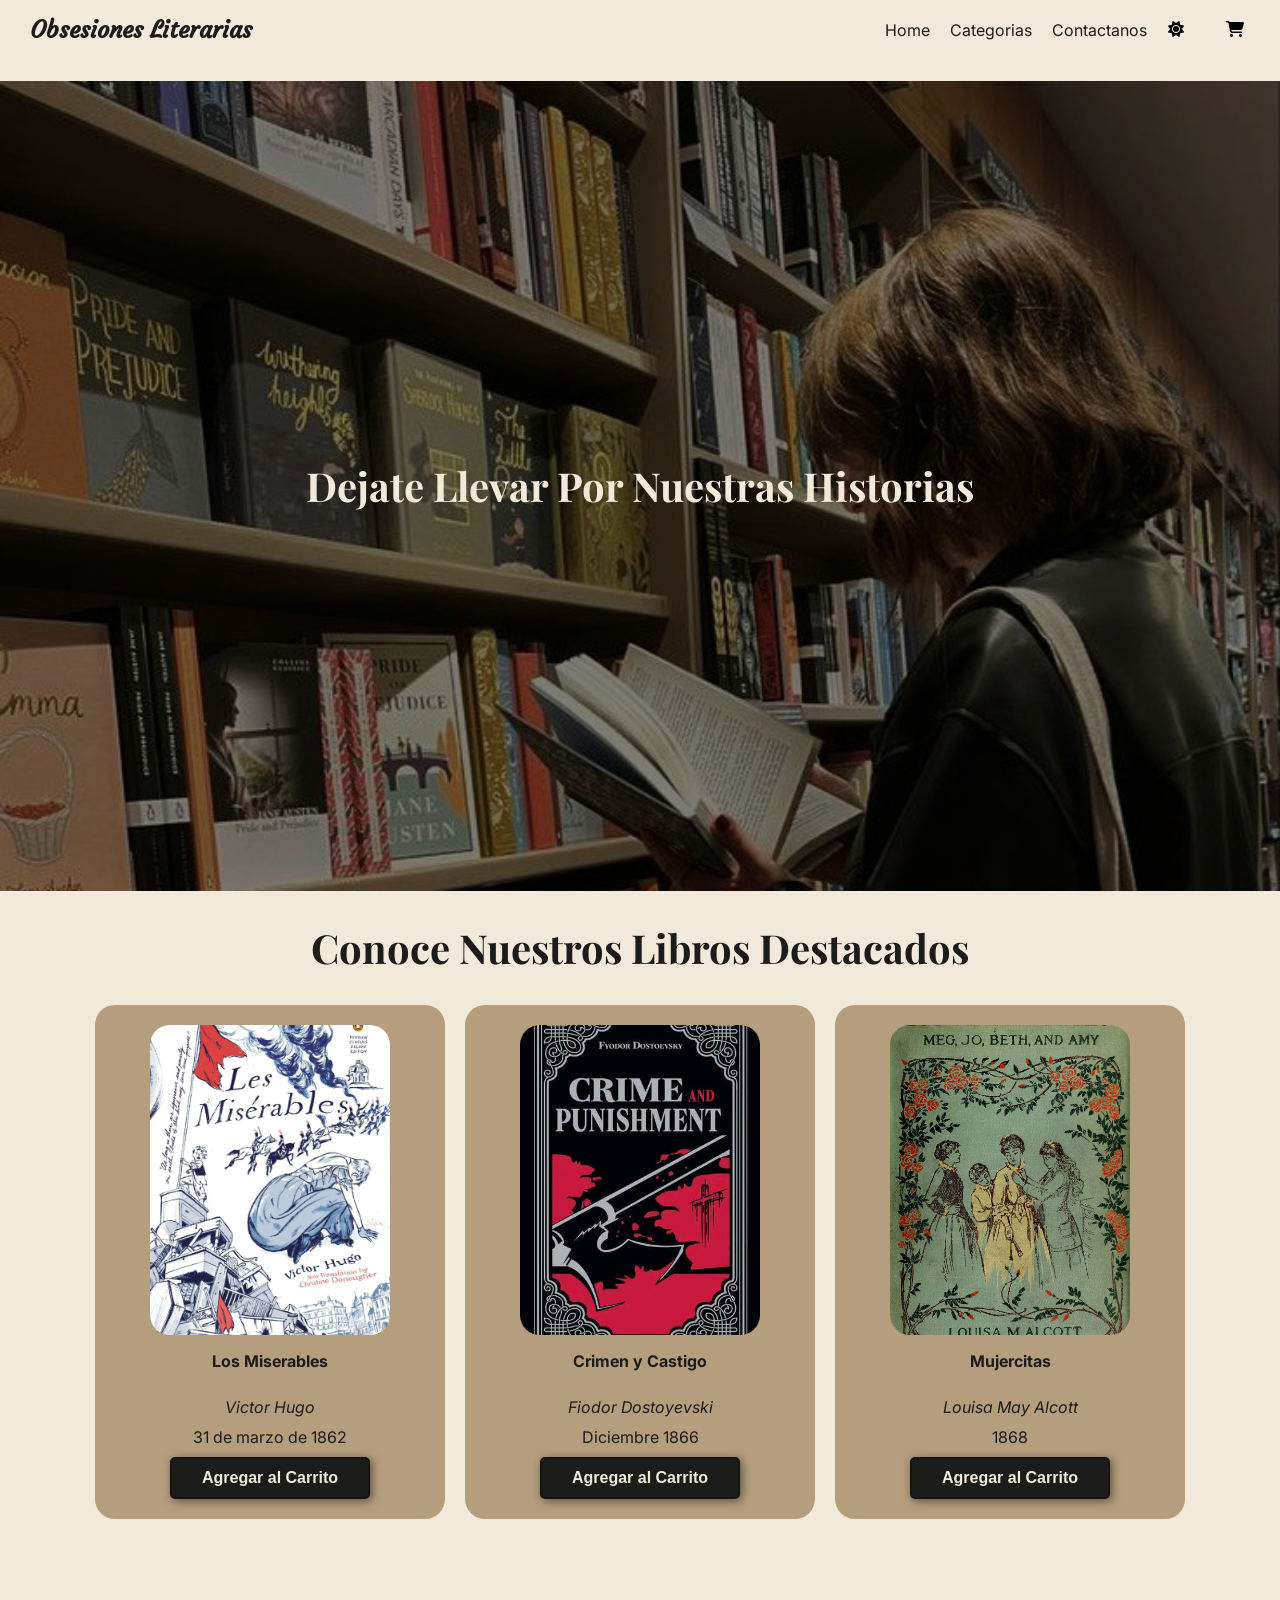
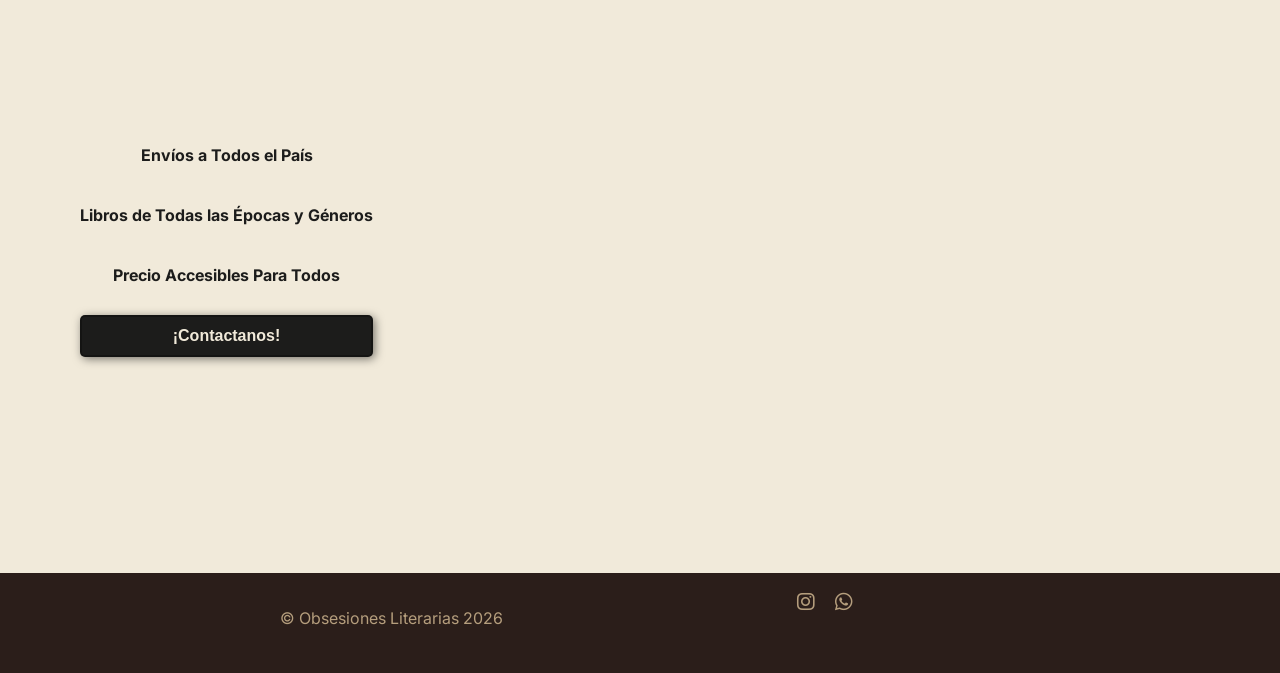
<file: index.html>
<!DOCTYPE html>
<html lang="es">
<head>
    <meta charset="UTF-8">
    <link rel="stylesheet" href="https://cdnjs.cloudflare.com/ajax/libs/font-awesome/6.5.0/css/all.min.css">
    <meta name="viewport" content="width=device-width, initial-scale=1.0">
    <link rel="stylesheet" href="css/styles.css">
    <link rel="stylesheet" href="css/layout.css">
    <link rel="stylesheet" href="css/componentes.css">
    <link rel="stylesheet" href="css/paginasEstilos/index.css">
    <link rel="icon" href="images/icn.jpg">
    <title>Obsesiones Literarias</title>
</head>
<body>
    <header>
        <div>
            <h1 class="logo">Obsesiones Literarias</h1>
        </div>
        <nav>
            <div class="nav-links">
                <a href="#">Home</a>
                <a href="paginas/categorias.html">Categorias</a>
                <a href="paginas/contacto.html">Contactanos</a>
            </div>
            <div class="nav-butones">
                <button class="theme">
                    <i class="fa-solid fa-sun changeTheme"></i>
                </button>
                <button class="carrito-principal">
                    <i class="fa-solid fa-cart-shopping"></i>
                </button>
            </div>
        </nav>
    </header>
    <section class="hero">
        <h2>Dejate Llevar Por Nuestras Historias</h2>
    </section>
    <main class="libros-destacados">
        <div class="titulo-contenedor">
            <h2>Conoce Nuestros Libros Destacados</h2>
        </div>
        <div class="container">
            <div class="item">
                <img src="images/libro1.jpg" alt="">
                <p><strong>Los Miserables</strong></p>
                <ul>
                    <li><em>Victor Hugo</em></li>
                    <li>31 de marzo de 1862</li>
                </ul>
                <button class="btn-agregarCarrito btn-generico">Agregar al Carrito</button>
            </div>
            <div class="item">
                <img src="images/libro2.jpg" alt="">
                <p><strong>Crimen y Castigo</strong></p>
                <ul>
                    <li><em>Fiodor Dostoyevski</em></li>
                    <li>Diciembre 1866</li>
                </ul>
                <button class="btn-agregarCarrito btn-generico">Agregar al Carrito</button>
            </div>
            <div class="item">
                <img src="images/libro3.jpg" alt="">
                <p><strong>Mujercitas</strong></p>
                <ul>
                    <li><em>Louisa May Alcott</em></li>
                    <li>1868</li>
                </ul>
                <button class="btn-agregarCarrito btn-generico">Agregar al Carrito</button>
            </div>
        </div>
    </section>
    <section class="caracteristicas">
        <div class="container">
            <ul>
                <li>Envíos a Todos el País</li>
                <li>Libros de Todas las Épocas y Géneros</li>
                <li>Precio Accesibles Para Todos</li>
                <button class="btn-generico">¡Contactanos!</button>
            </ul>
            <div class="direccion">
                <iframe src="https://www.google.com/maps/embed?pb=!1m17!1m12!1m3!1d3896.049672203198!2d-86.87049322493237!3d12.446411387822842!2m3!1f0!2f0!3f0!3m2!1i1024!2i768!4f13.1!3m2!1m1!2zMTLCsDI2JzQ3LjEiTiA4NsKwNTInMDQuNSJX!5e0!3m2!1ses!2sni!4v1775497741175!5m2!1ses!2sni" width="600" height="450" style="border:0;" allowfullscreen="" loading="lazy" referrerpolicy="no-referrer-when-downgrade"></iframe>
            </div>
        </div>
    </section>
    <footer>
        <div class="container">
            <p>&copy; Obsesiones Literarias 2026</p>
            <div class="social-media">
                <a href="https://www.instagram.com/obse.sionesliterarias/" target="_blank">
                    <i class="fa-brands fa-instagram"></i>
                </a>
                <a href="https://wa.link/xs16t9" target="_blank">
                    <i class="fa-brands fa-whatsapp"></i>
                </a>
            </div>
        </div>
    </footer>
    <script src="js/script.js" defer></script>
</body>
</html>
</file>
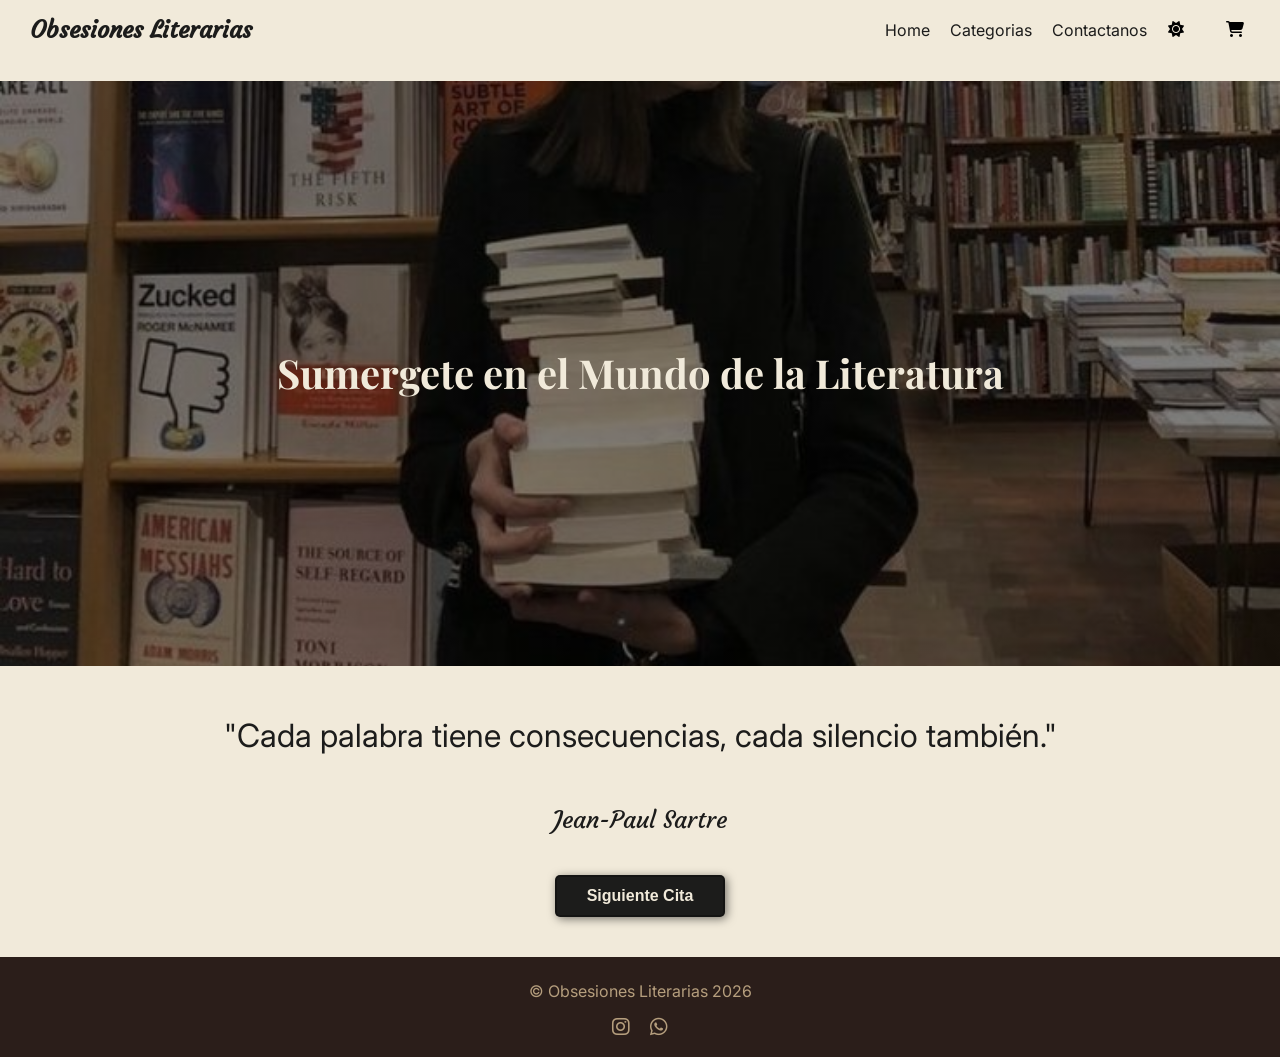
<file: paginas/categorias.html>
<!DOCTYPE html>
<html lang="es">
<head>
    <meta charset="UTF-8">
    <link rel="stylesheet" href="https://cdnjs.cloudflare.com/ajax/libs/font-awesome/6.5.0/css/all.min.css">
    <meta name="viewport" content="width=device-width, initial-scale=1.0">
    <link rel="stylesheet" href="../css/styles.css">
    <link rel="stylesheet" href="../css/layout.css">
    <link rel="stylesheet" href="../css/componentes.css">
    <link rel="stylesheet" href="../css/paginasEstilos/categorias.css">
    <link rel="icon" href="../images/icn.jpg">
    <title>Categorías</title>
</head>
<body>
    <header>
        <div>
            <h1 class="logo">Obsesiones Literarias</h1>
        </div>
        <nav>
            <div class="nav-links">
                <a href="../index.html">Home</a>
                <a href="#">Categorias</a>
                <a href="contacto.html">Contactanos</a>
            </div>
            <div class="nav-butones">
                <button class="theme">
                    <i class="fa-solid fa-sun changeTheme"></i>
                </button>
                <button class="carrito-principal">
                    <i class="fa-solid fa-cart-shopping"></i>
                </button>
            </div>
        </nav>
    </header>
    <section class="hero">
        <h2>Sumergete en el Mundo de la Literatura</h2>
    </section>
    <section class="frases-contenedor contenido-centrado">
        <div class="contenedor-interno contenido-centrado">
            <p id="cita" class="contenido-centrado"></p>
            <p id="autor" class="contenido-centrado"></p>
            <button type="button" id="boton-cambiar-cita" class="btn-generico">Siguiente Cita</button>
        </div>
    </section>
    <footer>
        <div class="container">
            <p>&copy; Obsesiones Literarias 2026</p>
            <div class="social-media">
                <a href="https://www.instagram.com/obse.sionesliterarias/" target="_blank">
                    <i class="fa-brands fa-instagram"></i>
                </a>
                <a href="https://wa.link/xs16t9" target="_blank">
                    <i class="fa-brands fa-whatsapp"></i>
                </a>
            </div>
        </div>
    </footer>
    <script src="../js/script.js" defer></script>
    <script src="../js/citas.js" defer></script>
</body>
</html>
</file>
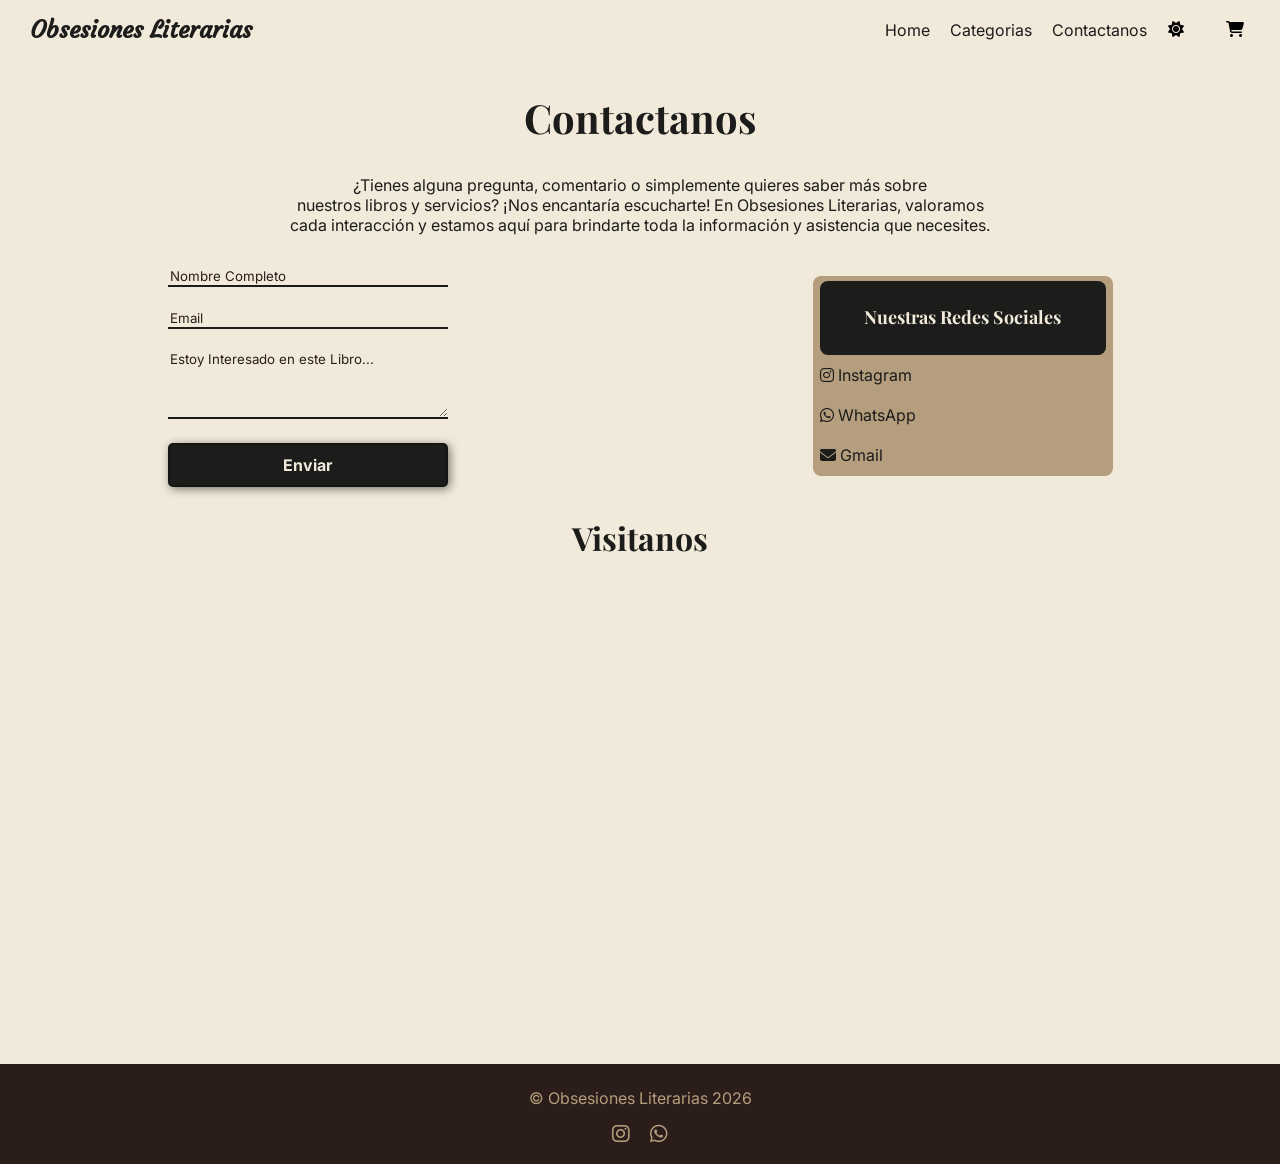
<file: paginas/contacto.html>
<!DOCTYPE html>
<html lang="es">
<head>
    <meta charset="UTF-8">
    <meta name="viewport" content="width=device-width, initial-scale=1.0">
    <link rel="stylesheet" href="https://cdnjs.cloudflare.com/ajax/libs/font-awesome/6.5.0/css/all.min.css">
    <link rel="icon" href="../images/icn.jpg">
    <link rel="stylesheet" href="../css/styles.css">
    <link rel="stylesheet" href="../css/layout.css">
    <link rel="stylesheet" href="../css/componentes.css">
    <link rel="stylesheet" href="../css/paginasEstilos/contacto.css">
    <title>Contactanos</title>
</head>
<body>
    <header>
        <div>
            <h1 class="logo">Obsesiones Literarias</h1>
        </div>
        <nav>
            <div class="nav-links">
                <a href="../index.html">Home</a>
                <a href="categorias.html">Categorias</a>
                <a href="#">Contactanos</a>
            </div>
            <div class="nav-butones">
                <button class="theme">
                    <i class="fa-solid fa-sun changeTheme"></i>
                </button>
                <button class="carrito-principal">
                    <i class="fa-solid fa-cart-shopping"></i>
                </button>
            </div>
        </nav>
    </header>
    <section class="bienvenida-contenedor">
        <h2>Contactanos</h2>
    </section>
    <section class="descripcion-bienvenida">
        <p>
            ¿Tienes alguna pregunta, comentario o simplemente quieres saber más sobre <br>
            nuestros libros y servicios? ¡Nos encantaría escucharte! En Obsesiones Literarias, valoramos <br>
            cada interacción y estamos aquí para brindarte toda la información y asistencia que necesites. <br>
        </p>
        <!--<p>
            Nuestro equipo dedicado está listo para ayudarte en cualquier consulta que puedas <br>
            tener. No dudes en ponerte en contacto con nosotros a través de cualquiera de los <br>
            siguientes medios. Estamos ansiosos por saber de ti y compartir la magia de la lectura con tu familia.
        </p>-->
    </section>
    <main>
        <div class="left-side">
            <form action="#">
                <!--<label for="nombre">Nombre Completo</label> <br>-->
                <input type="text" id="nombre" name="nombre" required placeholder="Nombre Completo"><br><br>
                <!--<label for="email">Email</label><br>-->
                <input type="email" id="email" name="email" required placeholder="Email"><br><br>
                <!--<label for="message">Mensaje</label><br>-->
                <textarea id="message" name="message" rows="4" cols="30" placeholder="Estoy Interesado en este Libro..."></textarea><br><br>
                <input type="submit" value="Enviar" class="btn-generico enviar-from">
            </form>
        </div>
        <div class="right-side item">
            <div class="nuestras-redes">
                <h3>Nuestras Redes Sociales</h3>
            </div>
            <div class="socialmedia-contenedor">
                <a class="socialMedia-enlace" href="https://www.instagram.com/obse.sionesliterarias/" target="_blank">
                    <i class="fa-brands fa-instagram"></i>
                    Instagram
                </a>
                <a class="socialMedia-enlace" href="https://www.instagram.com/obse.sionesliterarias/" target="_blank">
                    <i class="fa-brands fa-whatsapp"></i>
                    WhatsApp
                </a>
                <a class="socialMedia-enlace" href="mailto:luisjorgeantonhernandez@gmail.com">
                    <i class="fa-solid fa-envelope"></i>
                    Gmail
                </a>
            </div>
        </div>
    </main>
    <section class="visitanos-contenedor">
        <h3>Visitanos</h3>
        <iframe class="ubicacion" src="https://www.google.com/maps/embed?pb=!1m17!1m12!1m3!1d3896.049672203198!2d-86.87049322493237!3d12.446411387822842!2m3!1f0!2f0!3f0!3m2!1i1024!2i768!4f13.1!3m2!1m1!2zMTLCsDI2JzQ3LjEiTiA4NsKwNTInMDQuNSJX!5e0!3m2!1ses!2sni!4v1775497741175!5m2!1ses!2sni" width="1000" height="450" style="border:0;" allowfullscreen="" loading="lazy" referrerpolicy="no-referrer-when-downgrade"></iframe>
    </section>
    <footer>
        <div class="container">
            <p>&copy; Obsesiones Literarias 2026</p>
            <div class="social-media">
                <a href="https://www.instagram.com/obse.sionesliterarias/" target="_blank">
                    <i class="fa-brands fa-instagram"></i>
                </a>
                <a href="https://wa.link/xs16t9" target="_blank">
                    <i class="fa-brands fa-whatsapp"></i>
                </a>
            </div>
        </div>
    </footer>
    <script src="../js/script.js" defer></script>
</body>
</html>
</file>
<file: css/styles.css>
@import url('https://fonts.googleapis.com/css2?family=Courgette&family=Inter:ital,opsz,wght@0,14..32,100..900;1,14..32,100..900&family=Playfair+Display:ital,wght@0,400..900;1,400..900&display=swap');
:root {
    /**Escala Fuentes*/
    --fs-muyPequeño: 0.75rem;   /* 12px */
    --fs-pequeño: 0.875rem;  /* 14px */
    --fs-base: 1rem;    /* 16px */
    --fs-medio: 1.125rem;  /* 18px */
    --fs-lg: 1.25rem;   /* 20px */
    --fs-xl: 1.5rem;    /* 24px */
    --fs-2xl: 2rem;     /* 32px */
    --fs-3xl: 2.5rem;   /* 40px */
    --fs-4xl: 3rem;     /* 48px */
    /**Familia de Fuentes*/
    --titulos-fuente: 'Playfair Display', serif;
    --parrafos-fuente: 'Inter', sans-serif;
    --cursiva-fuentes: 'Courgette', cursive;
    /**Colores*/
    --color-claro: #F1EADA;
    --color-oscuro: #1C1C1B;
    --color-chocolate: #2B1E1A;
    --color-chocolate-claro: #B59E7D;
    --color-claro-hover: #E2D8C3;
    --color-oscuro-hover: #2A2A29;
    --color-bg: var(--color-claro);
    --color-text: var(--color-oscuro);
    --overlay: rgba(0,0,0,0.5);
}
/**estilos generales*/
*, *::before, *::after {
    box-sizing: border-box;
}

html{
    scroll-behavior: smooth;
}

body{
    font-family: var(--parrafos-fuente);
    color: var(--color-text);
    background-color: var(--color-bg);
    margin: 0;
    padding: 0;
}
h1, h2, h3, h4 {
    font-family: var(--titulos-fuente);
    color: var(--color-text);
    line-height: 1.2;
}
.container{
    max-width: 1400px;
    margin: auto;
}
h1{ font-size: var(--fs-4xl);}
h2{ font-size: var(--fs-3xl);}
h3{ font-size: var(--fs-2xl);}
h4{ font-size: var(--fs-xl);}
p{ font-size: var(--fs-base);}
a{
    font-size: var(--fs-base);
    text-decoration: none;
    color: var(--color-text);
    cursor: pointer;
    transition: color 0.2s ease;
}
a:hover,
a:focus{
    color: var(--color-chocolate);
}
ul{
    list-style: none;
    padding: 0;
    margin: 0;
    text-align: center;
}
li{
    font-size: var(--fs-base);
    margin: 10px 0;
}
input,textarea {
    border: none;
    outline: none;
    background: none;
    border-bottom: 2px solid var(--color-text);
    font-family: var(--parrafos-fuente);
    color: var(--color-chocolate);
    width: 280px;
}
input::placeholder,
textarea::placeholder {
    color: var(--color-chocolate);
}
/*.btn-generico{
    font-size: var(--fs-base);
    font-weight: bold;
    padding: 10px 30px;
    border-radius: 5px;
    border: 2px solid rgba(0,0,0,0.3);
    box-shadow: 2px 2px 10px rgba(0,0,0,0.5);
    color: var(--color-claro);
    background-color: var(--color-oscuro);
}
.btn-generico:hover{
    background-color: var(--color-oscuro-hover);
}*/
/**DARK MODE*/
.dark-mode {
    --color-bg: var(--color-oscuro);
    --color-text: var(--color-claro);
    --overlay: rgba(0,0,0,0.7);
}
.dark-mode .item {
    background-color: #242423;
    box-shadow: 0 4px 15px rgba(0,0,0,0.6);
}
.dark-mode .item:hover{
    box-shadow: 0 8px 20px rgba(0,0,0,0.8);
}
.dark-mode .btn-generico {
    background-color: var(--color-chocolate-claro);
    color: var(--color-oscuro);
    border: none;
}
.dark-mode .btn-generico:hover{
    background-color: var(--color-claro-hover);
}
.dark-mode .carrito-principal{
    color: var(--color-claro);
}
.dark-mode a:hover,
.dark-mode a:focus{
    color: var(--color-chocolate-claro);
}
.dark-mode input::placeholder,
.dark-mode textarea::placeholder {
    color: var(--color-chocolate-claro);
}
.dark-mode input,
.dark-mode textarea{
    color: var(--color-chocolate-claro);;
}


/**DESKTOP*/
/*@media (min-width: 850px){
    header{
        flex-direction: row;
        justify-content: space-between;
        padding: 0 30px;
        position: fixed;
        top: 0;
        left: 0;
        width: 100%;
        z-index: 1000;
    }
    nav{
        display: flex;
        gap: 15px;
        flex-direction: row;
    }
    #hero{
        height: 90vh;
    }
}*/
</file>
<file: css/layout.css>
/**HEADER*/
header{
    background-color: var(--color-bg);
    display: flex;
    flex-direction: column;
    justify-content: center;
    align-items: center;
    flex-wrap: wrap;
    margin-bottom: 20px;
}
.logo{
    font-family: var(--cursiva-fuentes);
    font-weight: bold;
    font-size: var(--fs-xl);
}
nav{
    display: flex;
    gap: 15px;
    flex-wrap: wrap;
    flex-direction: column;
}
.nav-butones{
    display: flex;
    gap: 30px;
    justify-content: center;
}
.nav-links{
    display: flex;
    gap: 20px;
}
.theme, .carrito-principal{
    background: none;
    border: none;
    cursor: pointer;
    font-size: var(--fs-base);

}
.fa-moon{
    font-size: var(--fs-base);
    color: var(--color-claro);
}
/**HERO*/
.hero{
    display: flex;
    align-items: center;
    justify-content: center;
    text-align: center;
    flex-direction: column;
    height: 65vh;
    background-image: linear-gradient(
        0deg,
        var(--overlay),
        var(--overlay)
    )
    ,url("../images/hero.jpg");
    background-repeat: no-repeat;
    background-size: cover;
    background-position: center center;
}
.hero h2{
    color: var(--color-claro);
}
/**FOOTER*/
footer{
    background-color: var(--color-chocolate);
    margin: 0;
    height: 100px;
    padding-bottom: 10px;
    color: var(--color-chocolate-claro);
    display: flex;
}
.social-media{
    display: flex;
    flex-direction: row;
    justify-content: center;
    gap: 20px;
}
.social-media a{
    color: var(--color-chocolate-claro);
}
.social-media i{
    font-size: var(--fs-lg);
    cursor: pointer;
}
.social-media i:hover{
    color: var(--color-claro);
}


/**DESKTOP*/
@media (min-width: 700px){
    header{
        flex-direction: row;
        justify-content: space-between;
        padding: 0 30px;
        position: sticky;
        top: 0;
        left: 0;
        width: 100%;
        z-index: 1000;
    }
    .hero{
        height: 90vh;
    }
}
@media (min-width: 500px){
    nav{
        display: flex;
        gap: 15px;
        flex-direction: row;
        flex-wrap: wrap;
    }
}
</file>
<file: css/componentes.css>
.btn-generico{
    font-size: var(--fs-base);
    font-weight: bold;
    padding: 10px 30px;
    border-radius: 5px;
    border: 2px solid rgba(0,0,0,0.3);
    box-shadow: 2px 2px 10px rgba(0,0,0,0.5);
    color: var(--color-claro);
    background-color: var(--color-oscuro);
}
.btn-generico:hover{
    background-color: var(--color-oscuro-hover);
}
.item{
    background-color: var(--color-chocolate-claro);
    transition: transform 0.2s ease, box-shadow 0.2s ease;
}
.item:hover {
    transform: translateY(-5px);
}
</file>
<file: css/paginasEstilos/index.css>
/**Seccion de Libros Destacados*/
.titulo-contenedor{
    text-align: center;
}
.item img{
    width: 240px;
    height: 310px;
    object-fit: cover;
    border-radius: 20px;
}
.libros-destacados .container{
    display: grid;
    grid-template-columns: repeat(auto-fit,minmax(80px,350px));
    gap: clamp(10px, 2vw, 20px);
    justify-content: center;
}
.item{
    background-color: var(--color-chocolate-claro);
    padding: 1rem 2rem;
    display: flex;
    flex-direction: column;
    align-items: center;
    border-radius: 20px;
    transition: transform 0.2s ease, box-shadow 0.2s ease;
}
.item:hover {
    transform: translateY(-5px);
}

/**Caracteristicas*/
.caracteristicas{
    margin: 30px 0;
    padding: 70px;
}
.caracteristicas li{
    font-weight: bold;
}
.caracteristicas ul{
    display: flex;
    flex-direction: column;
    justify-content: center;
    gap: 20px;
}

.direccion{
    display: none;
}


/**DESKTOP*/
@media (min-width: 850px){
    .libros-destacados .container{
        flex-direction: row;
        flex-wrap: wrap;
    }
    .item{
        padding: 20px 70px;
    }
    .caracteristicas .container{
    display: flex;
    justify-content: space-between;
    align-items: center;
    padding: 0 10px;
    }
    .direccion{
    display: block;
    }
}
</file>
<file: css/paginasEstilos/categorias.css>
.hero{
    display: flex;
    align-items: center;
    justify-content: center;
    text-align: center;
    flex-direction: column;
    height: 65vh;
    background-image: linear-gradient(
        0deg,
        var(--overlay),
        var(--overlay)
    )
    ,url("../../images/bck.jpg");
    background-repeat: no-repeat;
    background-size: cover;
    background-position: top;
}
.hero h2{
    color: var(--color-claro);
}
.contenido-centrado {
    display: flex;
    flex-wrap: wrap;
    align-items: center;
    justify-content: center;
    margin: 20px 0;
}

#cita {
    font-size: var(--fs-2xl);
    width: 100%;
    display: flex;
    align-items: center;
    justify-content: center;
    text-align: center;
    margin: 10px;
}
#autor {
    width: 100%;
    font-size: var(--fs-xl);
    display: flex;
    align-items: center;
    justify-content: center;
    padding: 20px;
    font-family: var(--cursiva-fuentes);
}
@media (min-width: 850px){
    #cita{
        font-size: var();
    }
    #autor{
        font-size: var();
    }
}
</file>
<file: css/paginasEstilos/contacto.css>
/**BIENVENIDA*/
.descripcion-bienvenida{
    text-align: center;
}
.bienvenida-contenedor{
    text-align: center;
}
.bienvenida-contenedor h2{
    font-size: var(fs-4xl);
}
/**Main*/
.titulo-bienvenida{
    text-align: center;
}
main{
    display: flex;
    flex-direction: column;
    justify-content: center;
    align-items: center;
    gap: 30px;
    margin: 30px 0;
}
.item{
    padding: 5px 7px 7px 7px;
    width: 300px;
    height: 200px;
    border-radius: 8px;
}
.nuestras-redes{
    padding: 8px;
    text-align: center;
    border-radius: 8px;
    background-color: var(--color-oscuro);
}
.nuestras-redes h3{
    color: var(--color-claro);
    font-size: var(--fs-medio);
}
.socialmedia-contenedor{
    height: 120px;
    display: flex;
    flex-direction: column;
    justify-content: space-around;
}

/**UBICACION*/
.ubicacion{
    width: 100%;
}
.visitanos-contenedor{
    text-align: center;
    margin-bottom: 20px;
}


/**DARKMODE*/
.dark-mode .nuestras-redes{
    box-shadow: 0 8px 20px rgba(0,0,0,0.8);
}
.dark-mode .nuestras-redes h3{
    color: var(--color-oscuro);
}
.dark-mode .nuestras-redes {
    background-color: var(--color-chocolate-claro);
    color: var(--color-oscuro);
    border: none;
}


/**DESKTOP*/
@media (min-width: 850px){
    main{
        flex-direction: row;
        justify-content: space-around;
    }
    header{
        margin-bottom: 20px;
    }
}
</file>
